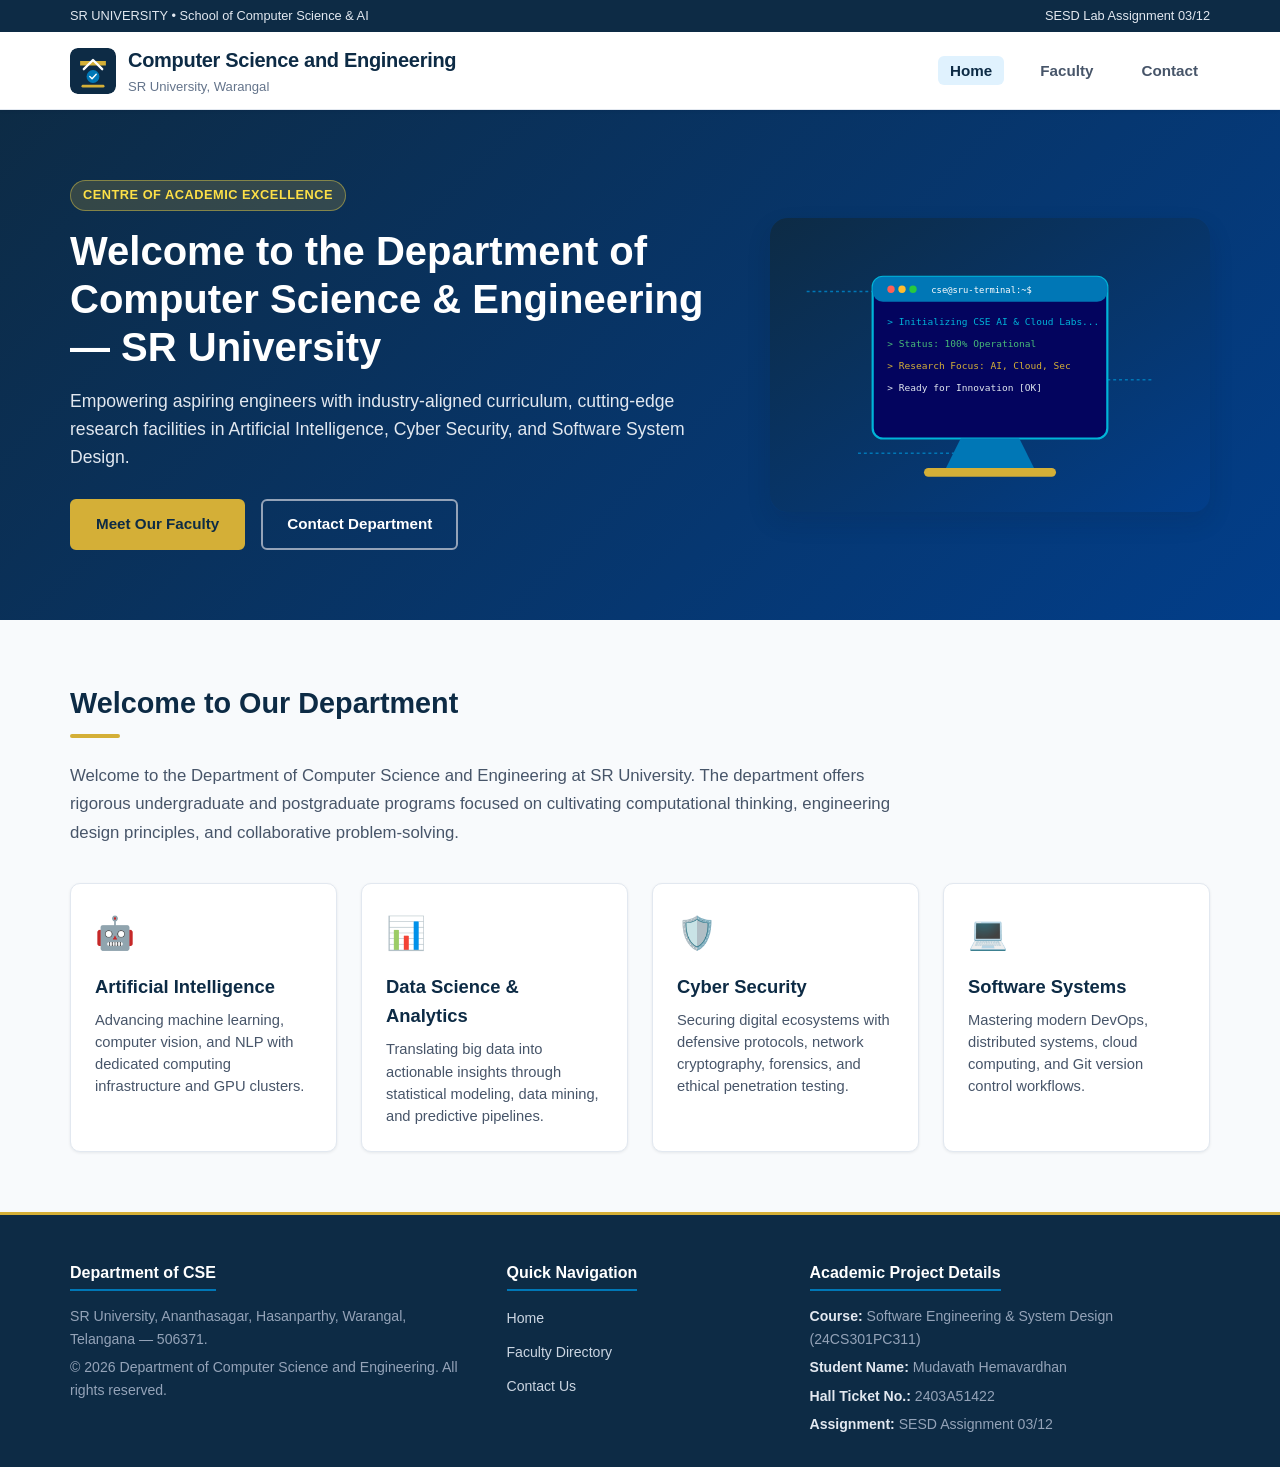
<file: index.html>
<!DOCTYPE html>
<html lang="en">
<head>
  <meta charset="UTF-8">
  <meta name="viewport" content="width=device-width, initial-scale=1.0">
  <meta name="description" content="Department of Computer Science and Engineering - SR University. Academic excellence, research innovation, and world-class faculty.">
  <title>Home — Department of Computer Science & Engineering | SR University</title>
  <link rel="stylesheet" href="css/style.css">
</head>
<body>

  <!-- University & Department Header -->
  <header class="site-header">
    <div class="top-bar">
      <div class="container top-bar-content">
        <span>SR UNIVERSITY &bull; School of Computer Science &amp; AI</span>
        <span>SESD Lab Assignment 03/12</span>
      </div>
    </div>
    <div class="main-header">
      <div class="container header-container">
        <a href="index.html" class="brand">
          <img src="assets/images/logo.svg" alt="SR University CSE Logo" class="brand-logo" width="46" height="46">
          <div class="brand-text">
            <span class="dept-title">Computer Science and Engineering</span>
            <span class="univ-sub">SR University, Warangal</span>
          </div>
        </a>

        <button class="nav-toggle" id="navToggle" aria-label="Toggle navigation menu" aria-expanded="false">
          <span class="bar"></span>
          <span class="bar"></span>
          <span class="bar"></span>
        </button>

        <nav class="nav-menu" id="navMenu">
          <ul class="nav-links">
            <li><a href="index.html" class="nav-link active">Home</a></li>
            <li><a href="faculty.html" class="nav-link">Faculty</a></li>
            <li><a href="contact.html" class="nav-link">Contact</a></li>
          </ul>
        </nav>
      </div>
    </div>
  </header>

  <main>
    <!-- Hero Section -->
    <section class="hero-section">
      <div class="container hero-grid">
        <div class="hero-text">
          <span class="badge">Centre of Academic Excellence</span>
          <h1 class="hero-heading" id="heroHeadline">Welcome to the Department of Computer Science &amp; Engineering — SR University</h1>
          <p class="hero-lead">
            Empowering aspiring engineers with industry-aligned curriculum, cutting-edge research facilities in Artificial Intelligence, Cyber Security, and Software System Design.
          </p>
          <div class="hero-cta">
            <a href="faculty.html" class="btn btn-primary">Meet Our Faculty</a>
            <a href="contact.html" class="btn btn-outline">Contact Department</a>
          </div>
        </div>
        <div class="hero-media">
          <img src="assets/images/hero-banner.svg" alt="CSE Computing & AI Labs" class="hero-img">
        </div>
      </div>
    </section>

    <!-- Department Overview Section -->
    <section class="content-section" id="overview">
      <div class="container">
        <div class="section-title-wrap">
          <h2 class="section-heading">Welcome to Our Department</h2>
          <div class="heading-line"></div>
        </div>
        <p class="section-desc">
          Welcome to the Department of Computer Science and Engineering at SR University. The department offers rigorous undergraduate and postgraduate programs focused on cultivating computational thinking, engineering design principles, and collaborative problem-solving.
        </p>

        <!-- Department Pillars -->
        <div class="pillars-grid">
          <div class="pillar-card">
            <div class="pillar-icon">🤖</div>
            <h3>Artificial Intelligence</h3>
            <p>Advancing machine learning, computer vision, and NLP with dedicated computing infrastructure and GPU clusters.</p>
          </div>
          <div class="pillar-card">
            <div class="pillar-icon">📊</div>
            <h3>Data Science &amp; Analytics</h3>
            <p>Translating big data into actionable insights through statistical modeling, data mining, and predictive pipelines.</p>
          </div>
          <div class="pillar-card">
            <div class="pillar-icon">🛡️</div>
            <h3>Cyber Security</h3>
            <p>Securing digital ecosystems with defensive protocols, network cryptography, forensics, and ethical penetration testing.</p>
          </div>
          <div class="pillar-card">
            <div class="pillar-icon">💻</div>
            <h3>Software Systems</h3>
            <p>Mastering modern DevOps, distributed systems, cloud computing, and Git version control workflows.</p>
          </div>
        </div>
      </div>
    </section>
  </main>

  <!-- Footer -->
  <footer class="site-footer">
    <div class="container footer-content">
      <div class="footer-col">
        <h4>Department of CSE</h4>
        <p>SR University, Ananthasagar, Hasanparthy, Warangal, Telangana — 506371.</p>
        <p>&copy; 2026 Department of Computer Science and Engineering. All rights reserved.</p>
      </div>
      <div class="footer-col">
        <h4>Quick Navigation</h4>
        <ul class="footer-links">
          <li><a href="index.html">Home</a></li>
          <li><a href="faculty.html">Faculty Directory</a></li>
          <li><a href="contact.html">Contact Us</a></li>
        </ul>
      </div>
      <div class="footer-col student-meta">
        <h4>Academic Project Details</h4>
        <p><strong>Course:</strong> Software Engineering &amp; System Design (24CS301PC311)</p>
        <p><strong>Student Name:</strong> Mudavath Hemavardhan</p>
        <p><strong>Hall Ticket No.:</strong> 2403A51422</p>
        <p><strong>Assignment:</strong> SESD Assignment 03/12</p>
      </div>
    </div>
  </footer>

  <script src="js/script.js"></script>
</body>
</html>
</file>
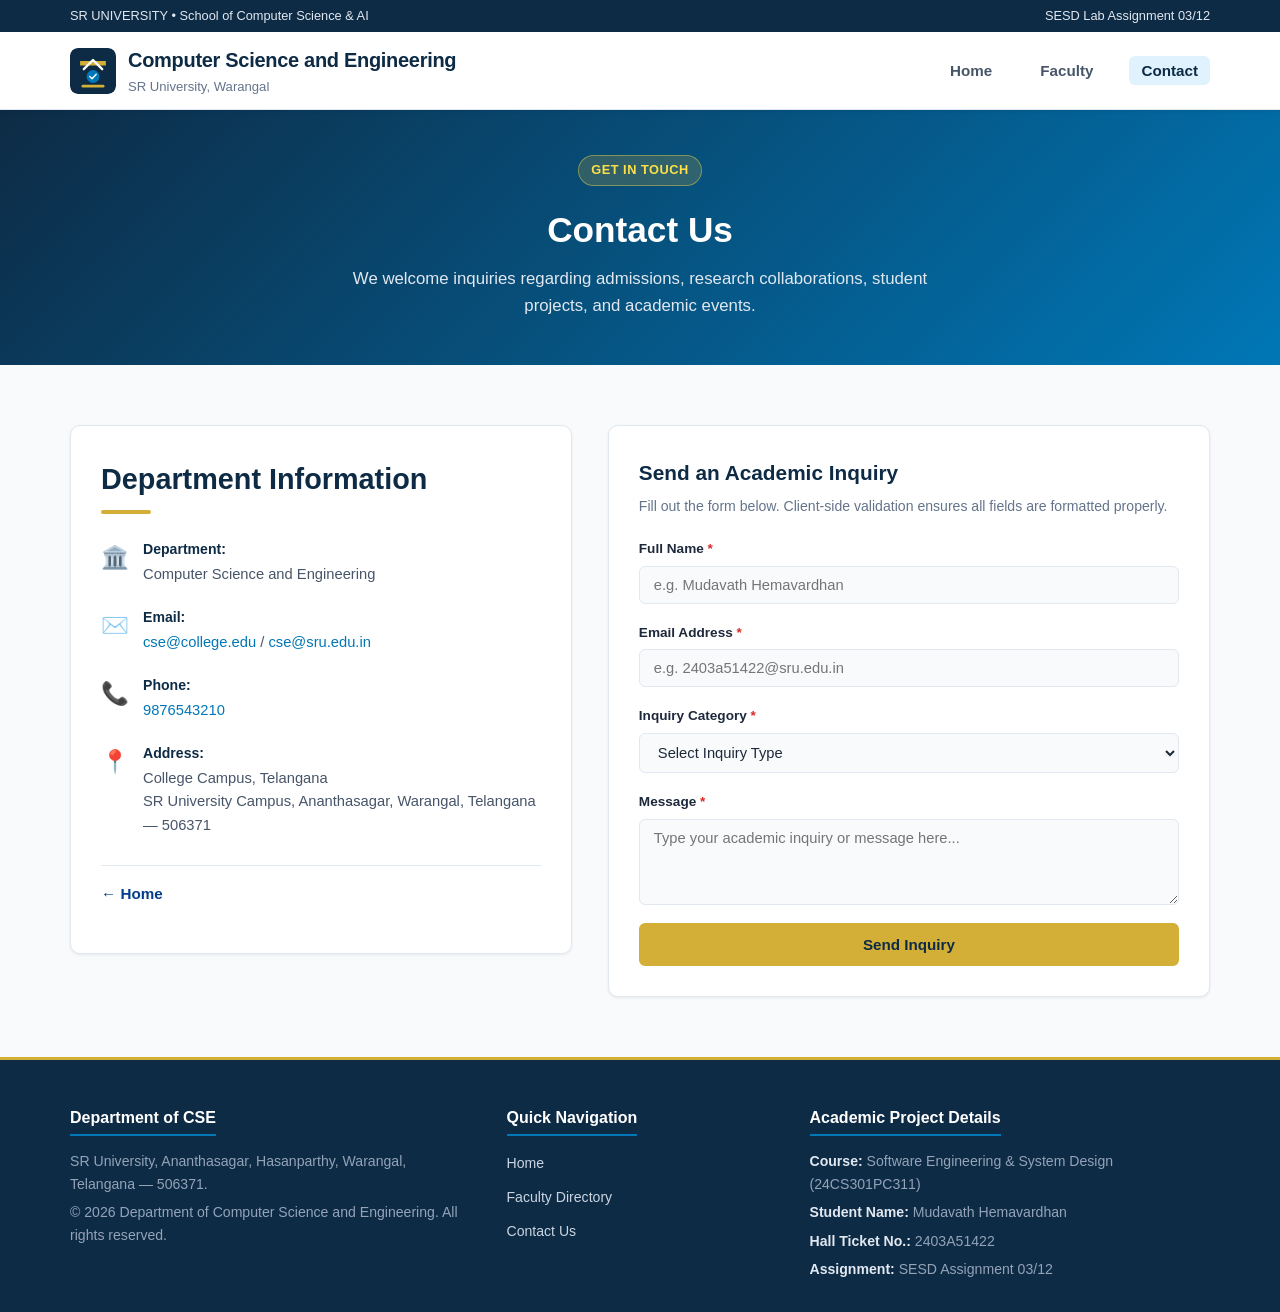
<file: contact.html>
<!DOCTYPE html>
<html lang="en">
<head>
  <meta charset="UTF-8">
  <meta name="viewport" content="width=device-width, initial-scale=1.0">
  <meta name="description" content="Contact the Department of Computer Science and Engineering, SR University.">
  <title>Contact Us — Department of Computer Science & Engineering</title>
  <link rel="stylesheet" href="css/style.css">
</head>
<body>

  <!-- University & Department Header -->
  <header class="site-header">
    <div class="top-bar">
      <div class="container top-bar-content">
        <span>SR UNIVERSITY &bull; School of Computer Science &amp; AI</span>
        <span>SESD Lab Assignment 03/12</span>
      </div>
    </div>
    <div class="main-header">
      <div class="container header-container">
        <a href="index.html" class="brand">
          <img src="assets/images/logo.svg" alt="SR University CSE Logo" class="brand-logo" width="46" height="46">
          <div class="brand-text">
            <span class="dept-title">Computer Science and Engineering</span>
            <span class="univ-sub">SR University, Warangal</span>
          </div>
        </a>

        <button class="nav-toggle" id="navToggle" aria-label="Toggle navigation menu" aria-expanded="false">
          <span class="bar"></span>
          <span class="bar"></span>
          <span class="bar"></span>
        </button>

        <nav class="nav-menu" id="navMenu">
          <ul class="nav-links">
            <li><a href="index.html" class="nav-link">Home</a></li>
            <li><a href="faculty.html" class="nav-link">Faculty</a></li>
            <li><a href="contact.html" class="nav-link active">Contact</a></li>
          </ul>
        </nav>
      </div>
    </div>
  </header>

  <main>
    <!-- Contact Hero Banner -->
    <section class="page-banner">
      <div class="container">
        <span class="badge">Get in Touch</span>
        <h1 class="page-title">Contact Us</h1>
        <p class="page-subtitle">We welcome inquiries regarding admissions, research collaborations, student projects, and academic events.</p>
      </div>
    </section>

    <!-- Contact Content Section -->
    <section class="content-section">
      <div class="container">
        <div class="contact-grid">
          
          <!-- Official Reference Department Info Card -->
          <div class="contact-info-card">
            <div class="section-title-wrap">
              <h2 class="section-heading">Department Information</h2>
              <div class="heading-line"></div>
            </div>

            <div class="info-block">
              <span class="info-icon">🏛️</span>
              <div>
                <strong>Department:</strong>
                <p>Computer Science and Engineering</p>
              </div>
            </div>

            <div class="info-block">
              <span class="info-icon">✉️</span>
              <div>
                <strong>Email:</strong>
                <p><a href="mailto:cse@college.edu">cse@college.edu</a> / <a href="mailto:cse@sru.edu.in">cse@sru.edu.in</a></p>
              </div>
            </div>

            <div class="info-block">
              <span class="info-icon">📞</span>
              <div>
                <strong>Phone:</strong>
                <p><a href="tel:9876543210">9876543210</a></p>
              </div>
            </div>

            <div class="info-block">
              <span class="info-icon">📍</span>
              <div>
                <strong>Address:</strong>
                <p>College Campus, Telangana<br>SR University Campus, Ananthasagar, Warangal, Telangana — 506371</p>
              </div>
            </div>

            <div class="back-nav-box" style="margin-top: 28px;">
              <a href="index.html" class="back-link">&larr; Home</a>
            </div>
          </div>

          <!-- Interactive Contact Form -->
          <div class="contact-form-card">
            <h3>Send an Academic Inquiry</h3>
            <p class="form-desc">Fill out the form below. Client-side validation ensures all fields are formatted properly.</p>

            <form id="contactForm" novalidate>
              <div class="form-group">
                <label for="senderName">Full Name <span class="required">*</span></label>
                <input type="text" id="senderName" name="senderName" placeholder="e.g. Mudavath Hemavardhan" required>
                <span class="form-error" id="nameError"></span>
              </div>

              <div class="form-group">
                <label for="senderEmail">Email Address <span class="required">*</span></label>
                <input type="email" id="senderEmail" name="senderEmail" placeholder="e.g. 2403a51422@sru.edu.in" required>
                <span class="form-error" id="emailError"></span>
              </div>

              <div class="form-group">
                <label for="inquirySubject">Inquiry Category <span class="required">*</span></label>
                <select id="inquirySubject" name="inquirySubject" required>
                  <option value="" disabled selected>Select Inquiry Type</option>
                  <option value="Academic Curriculum">Academic Curriculum &amp; Syllabi</option>
                  <option value="Faculty Consultation">Faculty Mentorship / Project Consultation</option>
                  <option value="SESD Lab Assignment">SESD Lab Assignment 3 Feedback</option>
                  <option value="Research & Publications">Research &amp; Innovation Labs</option>
                </select>
                <span class="form-error" id="subjectError"></span>
              </div>

              <div class="form-group">
                <label for="senderMessage">Message <span class="required">*</span></label>
                <textarea id="senderMessage" name="senderMessage" rows="4" placeholder="Type your academic inquiry or message here..." required></textarea>
                <span class="form-error" id="messageError"></span>
              </div>

              <button type="submit" class="btn btn-primary btn-block" id="submitBtn">Send Inquiry</button>
            </form>

            <div class="form-success-banner" id="formSuccess">
              <span class="success-icon">✓</span>
              <div>
                <strong>Message Sent Successfully!</strong>
                <p>Thank you for contacting the Department of Computer Science &amp; Engineering. Your inquiry reference has been generated.</p>
              </div>
            </div>
          </div>

        </div>
      </div>
    </section>
  </main>

  <!-- Footer -->
  <footer class="site-footer">
    <div class="container footer-content">
      <div class="footer-col">
        <h4>Department of CSE</h4>
        <p>SR University, Ananthasagar, Hasanparthy, Warangal, Telangana — 506371.</p>
        <p>&copy; 2026 Department of Computer Science and Engineering. All rights reserved.</p>
      </div>
      <div class="footer-col">
        <h4>Quick Navigation</h4>
        <ul class="footer-links">
          <li><a href="index.html">Home</a></li>
          <li><a href="faculty.html">Faculty Directory</a></li>
          <li><a href="contact.html">Contact Us</a></li>
        </ul>
      </div>
      <div class="footer-col student-meta">
        <h4>Academic Project Details</h4>
        <p><strong>Course:</strong> Software Engineering &amp; System Design (24CS301PC311)</p>
        <p><strong>Student Name:</strong> Mudavath Hemavardhan</p>
        <p><strong>Hall Ticket No.:</strong> 2403A51422</p>
        <p><strong>Assignment:</strong> SESD Assignment 03/12</p>
      </div>
    </div>
  </footer>

  <script src="js/script.js"></script>
</body>
</html>
</file>
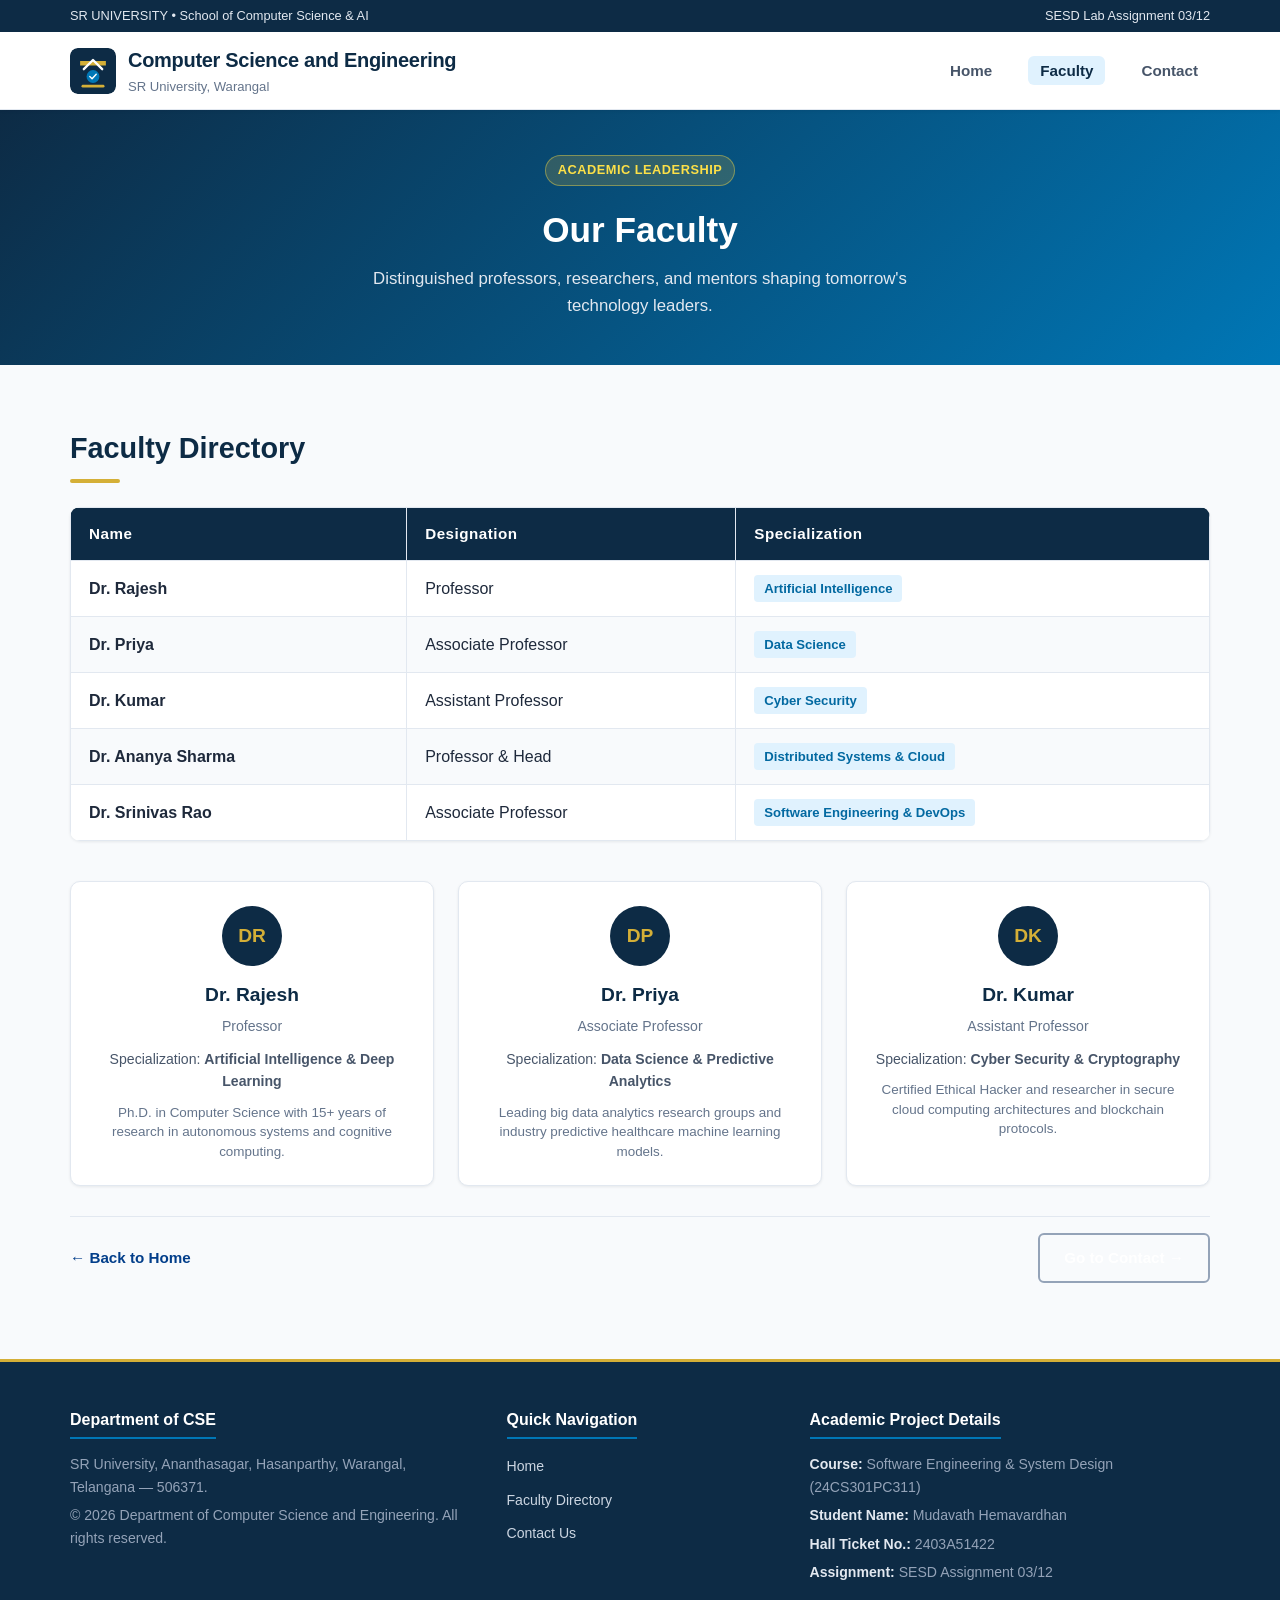
<file: faculty.html>
<!DOCTYPE html>
<html lang="en">
<head>
  <meta charset="UTF-8">
  <meta name="viewport" content="width=device-width, initial-scale=1.0">
  <meta name="description" content="Faculty members of the Department of Computer Science and Engineering, SR University.">
  <title>Our Faculty — Department of Computer Science & Engineering</title>
  <link rel="stylesheet" href="css/style.css">
</head>
<body>

  <!-- University & Department Header -->
  <header class="site-header">
    <div class="top-bar">
      <div class="container top-bar-content">
        <span>SR UNIVERSITY &bull; School of Computer Science &amp; AI</span>
        <span>SESD Lab Assignment 03/12</span>
      </div>
    </div>
    <div class="main-header">
      <div class="container header-container">
        <a href="index.html" class="brand">
          <img src="assets/images/logo.svg" alt="SR University CSE Logo" class="brand-logo" width="46" height="46">
          <div class="brand-text">
            <span class="dept-title">Computer Science and Engineering</span>
            <span class="univ-sub">SR University, Warangal</span>
          </div>
        </a>

        <button class="nav-toggle" id="navToggle" aria-label="Toggle navigation menu" aria-expanded="false">
          <span class="bar"></span>
          <span class="bar"></span>
          <span class="bar"></span>
        </button>

        <nav class="nav-menu" id="navMenu">
          <ul class="nav-links">
            <li><a href="index.html" class="nav-link">Home</a></li>
            <li><a href="faculty.html" class="nav-link active">Faculty</a></li>
            <li><a href="contact.html" class="nav-link">Contact</a></li>
          </ul>
        </nav>
      </div>
    </div>
  </header>

  <main>
    <!-- Faculty Hero Banner -->
    <section class="page-banner">
      <div class="container">
        <span class="badge">Academic Leadership</span>
        <h1 class="page-title">Our Faculty</h1>
        <p class="page-subtitle">Distinguished professors, researchers, and mentors shaping tomorrow's technology leaders.</p>
      </div>
    </section>

    <!-- Faculty Content Section -->
    <section class="content-section">
      <div class="container">
        <div class="section-title-wrap">
          <h2 class="section-heading">Faculty Directory</h2>
          <div class="heading-line"></div>
        </div>

        <!-- Official Assignment Table Format -->
        <div class="table-responsive">
          <table class="faculty-table" border="1">
            <thead>
              <tr>
                <th>Name</th>
                <th>Designation</th>
                <th>Specialization</th>
              </tr>
            </thead>
            <tbody>
              <tr>
                <td><strong>Dr. Rajesh</strong></td>
                <td>Professor</td>
                <td><span class="tag-badge">Artificial Intelligence</span></td>
              </tr>
              <tr>
                <td><strong>Dr. Priya</strong></td>
                <td>Associate Professor</td>
                <td><span class="tag-badge">Data Science</span></td>
              </tr>
              <tr>
                <td><strong>Dr. Kumar</strong></td>
                <td>Assistant Professor</td>
                <td><span class="tag-badge">Cyber Security</span></td>
              </tr>
              <tr>
                <td><strong>Dr. Ananya Sharma</strong></td>
                <td>Professor &amp; Head</td>
                <td><span class="tag-badge">Distributed Systems &amp; Cloud</span></td>
              </tr>
              <tr>
                <td><strong>Dr. Srinivas Rao</strong></td>
                <td>Associate Professor</td>
                <td><span class="tag-badge">Software Engineering &amp; DevOps</span></td>
              </tr>
            </tbody>
          </table>
        </div>

        <!-- Faculty Profile Cards (Responsive Enhancement) -->
        <div class="faculty-cards-grid">
          <div class="faculty-card">
            <div class="avatar-circle">DR</div>
            <h3>Dr. Rajesh</h3>
            <span class="faculty-designation">Professor</span>
            <p class="faculty-spec">Specialization: <strong>Artificial Intelligence &amp; Deep Learning</strong></p>
            <p class="faculty-desc">Ph.D. in Computer Science with 15+ years of research in autonomous systems and cognitive computing.</p>
          </div>
          <div class="faculty-card">
            <div class="avatar-circle">DP</div>
            <h3>Dr. Priya</h3>
            <span class="faculty-designation">Associate Professor</span>
            <p class="faculty-spec">Specialization: <strong>Data Science &amp; Predictive Analytics</strong></p>
            <p class="faculty-desc">Leading big data analytics research groups and industry predictive healthcare machine learning models.</p>
          </div>
          <div class="faculty-card">
            <div class="avatar-circle">DK</div>
            <h3>Dr. Kumar</h3>
            <span class="faculty-designation">Assistant Professor</span>
            <p class="faculty-spec">Specialization: <strong>Cyber Security &amp; Cryptography</strong></p>
            <p class="faculty-desc">Certified Ethical Hacker and researcher in secure cloud computing architectures and blockchain protocols.</p>
          </div>
        </div>

        <!-- Bottom Page Navigation Link -->
        <div class="back-nav-box">
          <a href="index.html" class="back-link">&larr; Back to Home</a>
          <a href="contact.html" class="btn btn-outline">Go to Contact &rarr;</a>
        </div>
      </div>
    </section>
  </main>

  <!-- Footer -->
  <footer class="site-footer">
    <div class="container footer-content">
      <div class="footer-col">
        <h4>Department of CSE</h4>
        <p>SR University, Ananthasagar, Hasanparthy, Warangal, Telangana — 506371.</p>
        <p>&copy; 2026 Department of Computer Science and Engineering. All rights reserved.</p>
      </div>
      <div class="footer-col">
        <h4>Quick Navigation</h4>
        <ul class="footer-links">
          <li><a href="index.html">Home</a></li>
          <li><a href="faculty.html">Faculty Directory</a></li>
          <li><a href="contact.html">Contact Us</a></li>
        </ul>
      </div>
      <div class="footer-col student-meta">
        <h4>Academic Project Details</h4>
        <p><strong>Course:</strong> Software Engineering &amp; System Design (24CS301PC311)</p>
        <p><strong>Student Name:</strong> Mudavath Hemavardhan</p>
        <p><strong>Hall Ticket No.:</strong> 2403A51422</p>
        <p><strong>Assignment:</strong> SESD Assignment 03/12</p>
      </div>
    </div>
  </footer>

  <script src="js/script.js"></script>
</body>
</html>
</file>
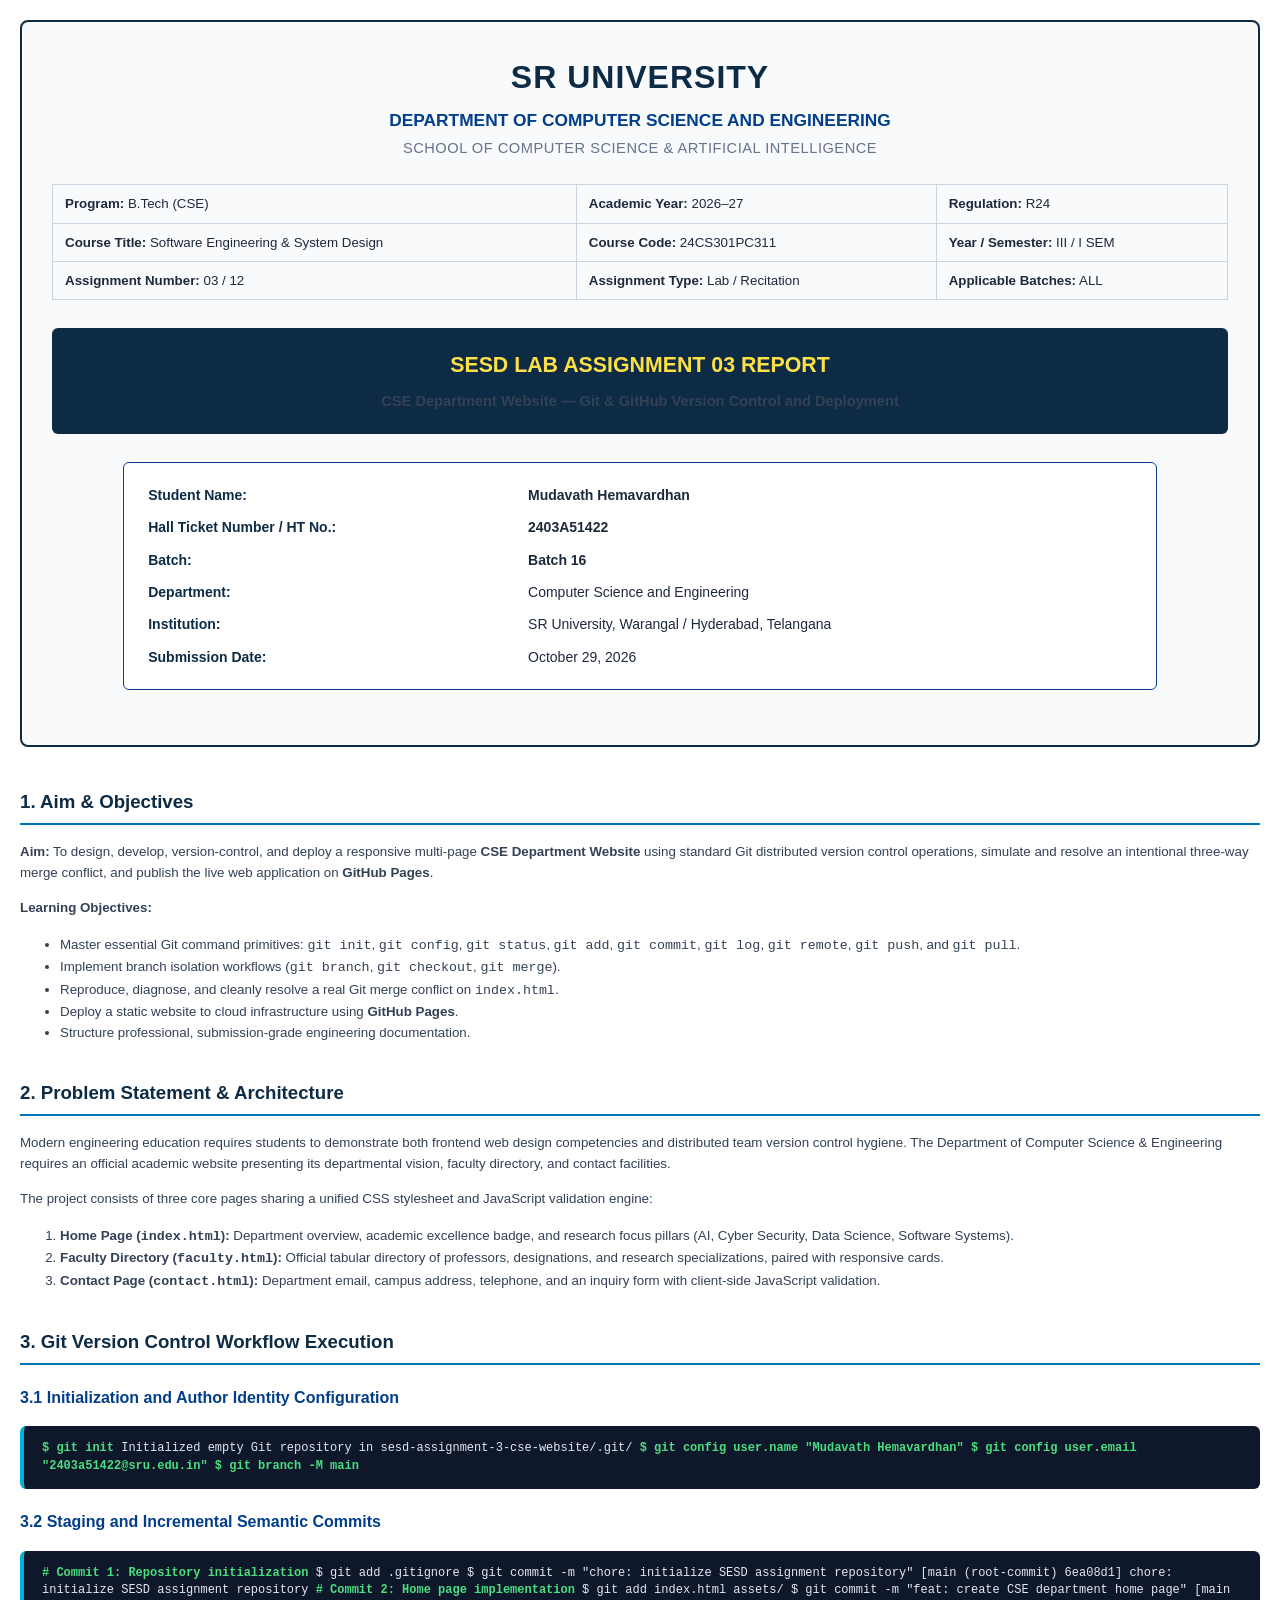
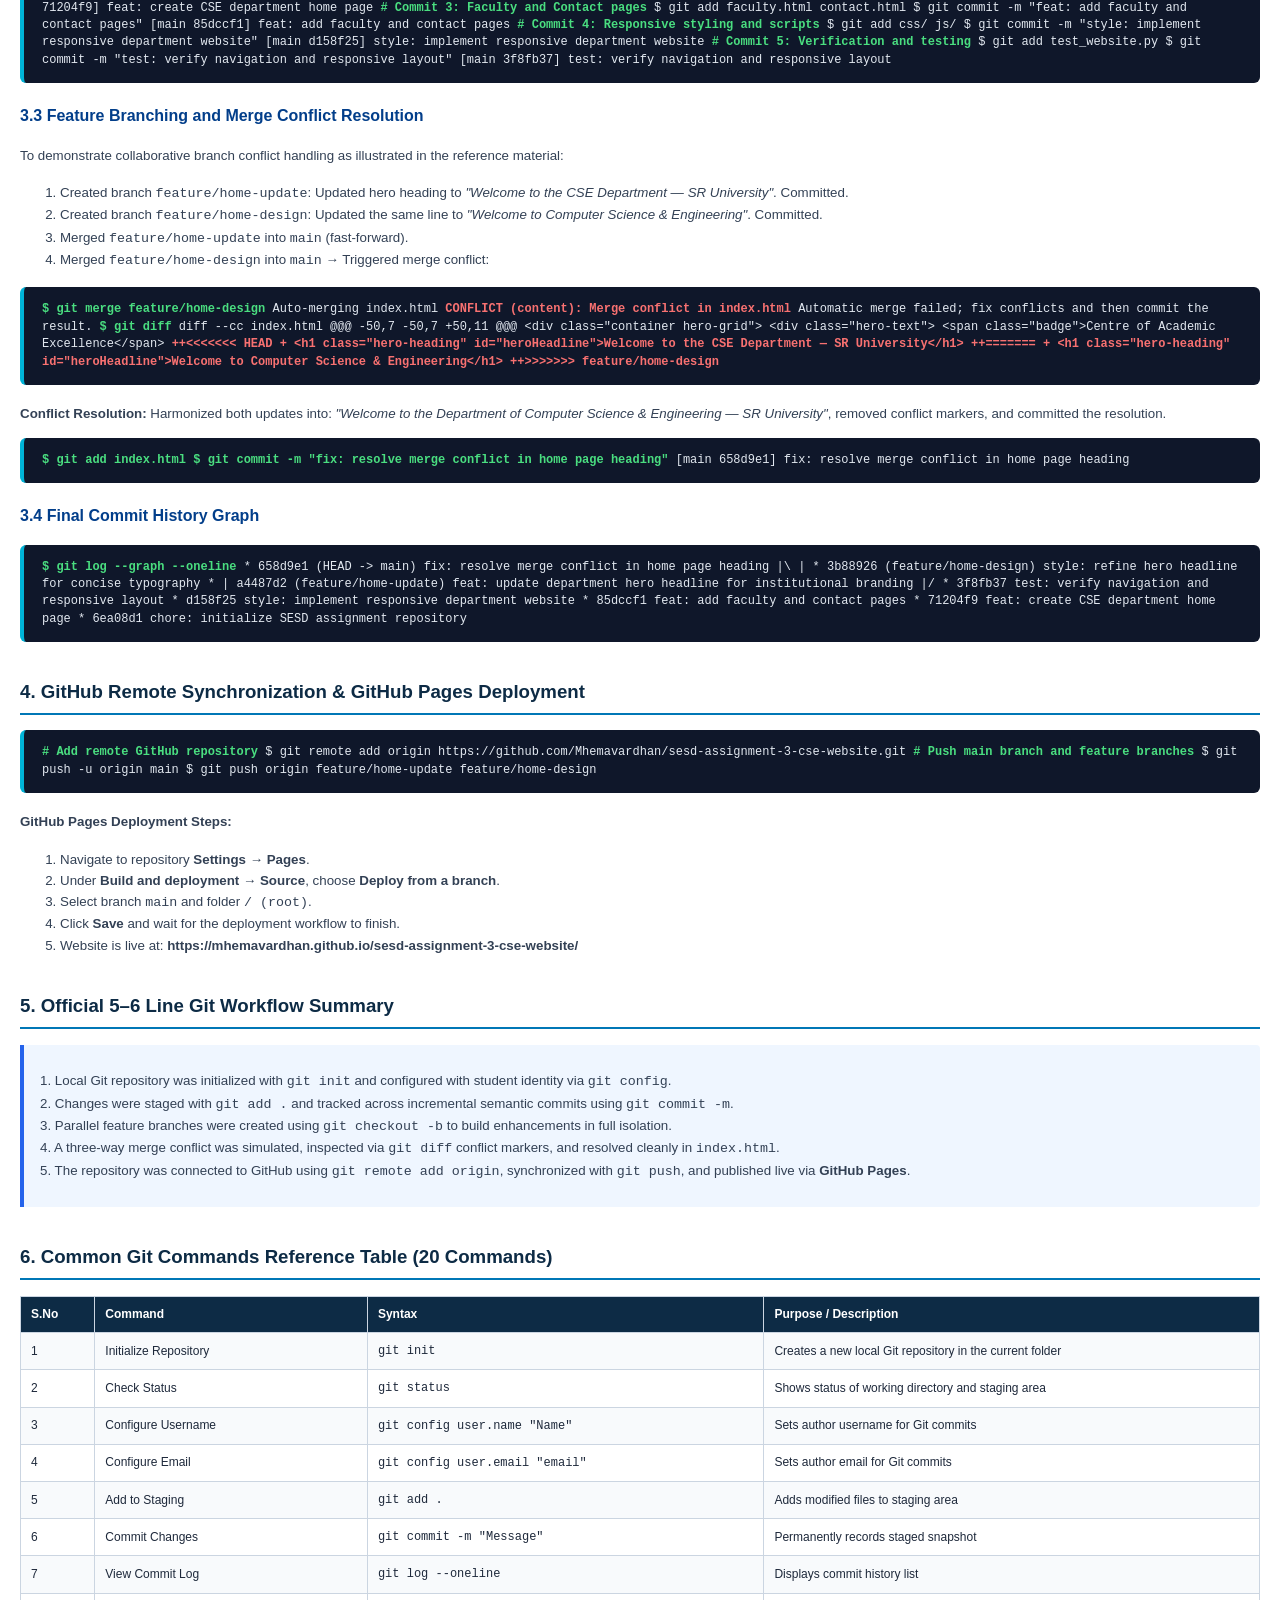
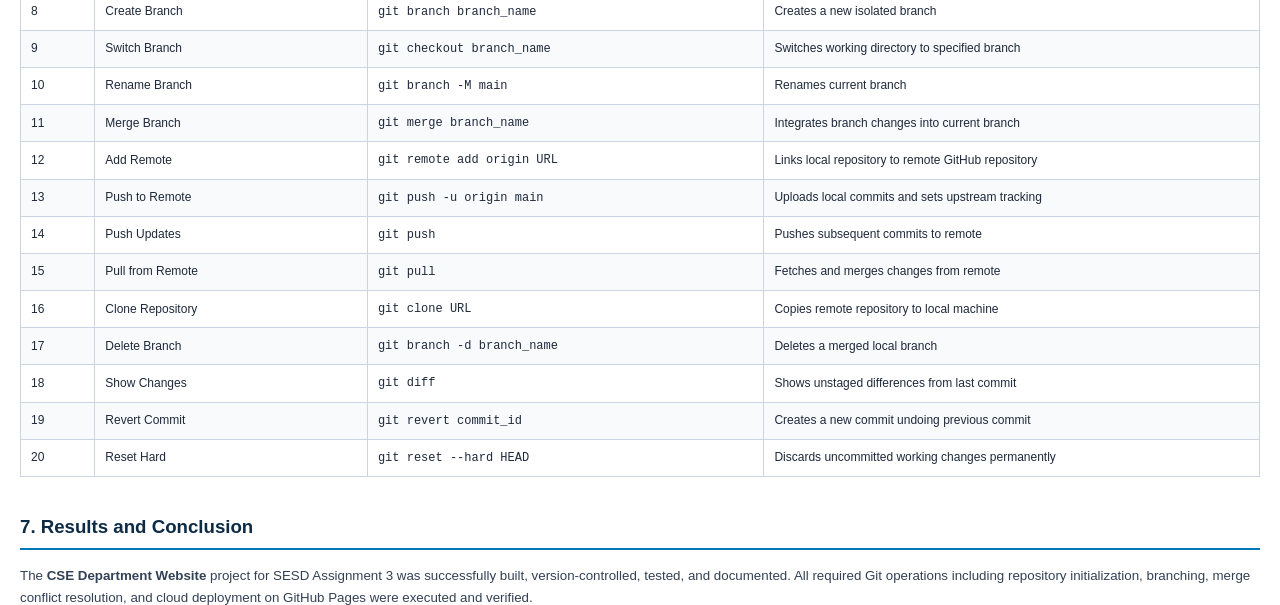
<file: SESD_Assignment_3_CSE_Website_Report.html>
<!DOCTYPE html>
<html lang="en">
<head>
<meta charset="UTF-8">
<title>SESD Assignment 3 — CSE Department Website Report</title>
<style>
  @page {
    size: A4;
    margin: 20mm;
  }
  body {
    font-family: 'Segoe UI', -apple-system, BlinkMacSystemFont, Roboto, Helvetica, Arial, sans-serif;
    color: #1E293B;
    line-height: 1.6;
    background-color: #FFFFFF;
    margin: 0;
    padding: 20px;
  }
  .cover-card {
    border: 2px solid #0D2B45;
    border-radius: 8px;
    padding: 30px;
    margin-bottom: 40px;
    background-color: #F8FAFC;
    text-align: center;
    page-break-after: always;
  }
  .univ-header {
    font-size: 24pt;
    font-weight: 800;
    color: #0D2B45;
    letter-spacing: 1px;
    margin-bottom: 4px;
  }
  .dept-header {
    font-size: 13pt;
    font-weight: 700;
    color: #023E8A;
    margin-bottom: 2px;
  }
  .school-header {
    font-size: 11pt;
    color: #64748B;
    margin-bottom: 24px;
    text-transform: uppercase;
    letter-spacing: 0.5px;
  }
  .academic-table {
    width: 100%;
    border-collapse: collapse;
    margin: 20px 0;
    font-size: 10pt;
    text-align: left;
  }
  .academic-table th, .academic-table td {
    border: 1px solid #CBD5E1;
    padding: 8px 12px;
  }
  .academic-table th {
    background-color: #E2E8F0;
    color: #1E293B;
    font-weight: 600;
  }
  .report-title-box {
    margin: 28px 0;
    padding: 20px;
    background-color: #0D2B45;
    color: #FFFFFF;
    border-radius: 6px;
  }
  .report-title-box h1 {
    font-size: 16pt;
    margin: 0 0 8px 0;
    color: #FDE047;
  }
  .report-title-box p {
    font-size: 11pt;
    margin: 0;
  }
  .student-box {
    margin: 25px auto;
    width: 85%;
    border: 1px solid #023E8A;
    background-color: #FFFFFF;
    border-radius: 6px;
    padding: 16px;
    text-align: left;
    font-size: 10.5pt;
  }
  .student-box table {
    width: 100%;
    border-collapse: collapse;
  }
  .student-box td {
    padding: 5px 8px;
  }
  .student-box td.label {
    font-weight: bold;
    color: #0D2B45;
    width: 38%;
  }
  h2 {
    color: #0D2B45;
    border-bottom: 2px solid #0077B6;
    padding-bottom: 6px;
    margin-top: 35px;
    font-size: 14pt;
  }
  h3 {
    color: #023E8A;
    margin-top: 20px;
    font-size: 12pt;
  }
  p, li {
    font-size: 10pt;
    color: #334155;
  }
  .terminal-box {
    background-color: #0F172A;
    color: #E2E8F0;
    font-family: 'Consolas', 'Courier New', monospace;
    font-size: 9pt;
    padding: 14px 18px;
    border-radius: 6px;
    margin: 12px 0 18px;
    border-left: 4px solid #00B4D8;
    overflow-x: auto;
    line-height: 1.45;
  }
  .terminal-box .cmd {
    color: #4ADE80;
    font-weight: bold;
  }
  .terminal-box .conflict {
    color: #F87171;
    font-weight: bold;
  }
  table.data-table {
    width: 100%;
    border-collapse: collapse;
    margin: 16px 0;
    font-size: 9pt;
  }
  table.data-table th, table.data-table td {
    border: 1px solid #CBD5E1;
    padding: 8px 10px;
    text-align: left;
  }
  table.data-table th {
    background-color: #0D2B45;
    color: #FFFFFF;
    font-weight: 600;
  }
  table.data-table tr:nth-child(even) {
    background-color: #F8FAFC;
  }
  .callout-box {
    background-color: #EFF6FF;
    border-left: 4px solid #2563EB;
    padding: 12px 16px;
    margin: 16px 0;
    font-size: 9.5pt;
    border-radius: 0 4px 4px 0;
  }
</style>
</head>
<body>

<!-- Academic Cover Page -->
<div class="cover-card">
  <div class="univ-header">SR UNIVERSITY</div>
  <div class="dept-header">DEPARTMENT OF COMPUTER SCIENCE AND ENGINEERING</div>
  <div class="school-header">School of Computer Science & Artificial Intelligence</div>

  <table class="academic-table">
    <tr>
      <td><strong>Program:</strong> B.Tech (CSE)</td>
      <td><strong>Academic Year:</strong> 2026–27</td>
      <td><strong>Regulation:</strong> R24</td>
    </tr>
    <tr>
      <td><strong>Course Title:</strong> Software Engineering & System Design</td>
      <td><strong>Course Code:</strong> 24CS301PC311</td>
      <td><strong>Year / Semester:</strong> III / I SEM</td>
    </tr>
    <tr>
      <td><strong>Assignment Number:</strong> 03 / 12</td>
      <td><strong>Assignment Type:</strong> Lab / Recitation</td>
      <td><strong>Applicable Batches:</strong> ALL</td>
    </tr>
  </table>

  <div class="report-title-box">
    <h1>SESD LAB ASSIGNMENT 03 REPORT</h1>
    <p><strong>CSE Department Website — Git & GitHub Version Control and Deployment</strong></p>
  </div>

  <div class="student-box">
    <table>
      <tr>
        <td class="label">Student Name:</td>
        <td><strong>Mudavath Hemavardhan</strong></td>
      </tr>
      <tr>
        <td class="label">Hall Ticket Number / HT No.:</td>
        <td><strong>2403A51422</strong></td>
      </tr>
      <tr>
        <td class="label">Batch:</td>
        <td><strong>Batch 16</strong></td>
      </tr>
      <tr>
        <td class="label">Department:</td>
        <td>Computer Science and Engineering</td>
      </tr>
      <tr>
        <td class="label">Institution:</td>
        <td>SR University, Warangal / Hyderabad, Telangana</td>
      </tr>
      <tr>
        <td class="label">Submission Date:</td>
        <td>October 29, 2026</td>
      </tr>
    </table>
  </div>
</div>

<!-- Section 1 -->
<h2>1. Aim & Objectives</h2>
<p><strong>Aim:</strong> To design, develop, version-control, and deploy a responsive multi-page <strong>CSE Department Website</strong> using standard Git distributed version control operations, simulate and resolve an intentional three-way merge conflict, and publish the live web application on <strong>GitHub Pages</strong>.</p>

<p><strong>Learning Objectives:</strong></p>
<ul>
  <li>Master essential Git command primitives: <code>git init</code>, <code>git config</code>, <code>git status</code>, <code>git add</code>, <code>git commit</code>, <code>git log</code>, <code>git remote</code>, <code>git push</code>, and <code>git pull</code>.</li>
  <li>Implement branch isolation workflows (<code>git branch</code>, <code>git checkout</code>, <code>git merge</code>).</li>
  <li>Reproduce, diagnose, and cleanly resolve a real Git merge conflict on <code>index.html</code>.</li>
  <li>Deploy a static website to cloud infrastructure using <strong>GitHub Pages</strong>.</li>
  <li>Structure professional, submission-grade engineering documentation.</li>
</ul>

<!-- Section 2 -->
<h2>2. Problem Statement & Architecture</h2>
<p>Modern engineering education requires students to demonstrate both frontend web design competencies and distributed team version control hygiene. The Department of Computer Science & Engineering requires an official academic website presenting its departmental vision, faculty directory, and contact facilities.</p>

<p>The project consists of three core pages sharing a unified CSS stylesheet and JavaScript validation engine:</p>
<ol>
  <li><strong>Home Page (<code>index.html</code>):</strong> Department overview, academic excellence badge, and research focus pillars (AI, Cyber Security, Data Science, Software Systems).</li>
  <li><strong>Faculty Directory (<code>faculty.html</code>):</strong> Official tabular directory of professors, designations, and research specializations, paired with responsive cards.</li>
  <li><strong>Contact Page (<code>contact.html</code>):</strong> Department email, campus address, telephone, and an inquiry form with client-side JavaScript validation.</li>
</ol>

<!-- Section 3 -->
<h2>3. Git Version Control Workflow Execution</h2>

<h3>3.1 Initialization and Author Identity Configuration</h3>
<div class="terminal-box">
<span class="cmd">$ git init</span>
Initialized empty Git repository in sesd-assignment-3-cse-website/.git/

<span class="cmd">$ git config user.name "Mudavath Hemavardhan"</span>
<span class="cmd">$ git config user.email "2403a51422@sru.edu.in"</span>
<span class="cmd">$ git branch -M main</span>
</div>

<h3>3.2 Staging and Incremental Semantic Commits</h3>
<div class="terminal-box">
<span class="cmd"># Commit 1: Repository initialization</span>
$ git add .gitignore
$ git commit -m "chore: initialize SESD assignment repository"
[main (root-commit) 6ea08d1] chore: initialize SESD assignment repository

<span class="cmd"># Commit 2: Home page implementation</span>
$ git add index.html assets/
$ git commit -m "feat: create CSE department home page"
[main 71204f9] feat: create CSE department home page

<span class="cmd"># Commit 3: Faculty and Contact pages</span>
$ git add faculty.html contact.html
$ git commit -m "feat: add faculty and contact pages"
[main 85dccf1] feat: add faculty and contact pages

<span class="cmd"># Commit 4: Responsive styling and scripts</span>
$ git add css/ js/
$ git commit -m "style: implement responsive department website"
[main d158f25] style: implement responsive department website

<span class="cmd"># Commit 5: Verification and testing</span>
$ git add test_website.py
$ git commit -m "test: verify navigation and responsive layout"
[main 3f8fb37] test: verify navigation and responsive layout
</div>

<h3>3.3 Feature Branching and Merge Conflict Resolution</h3>
<p>To demonstrate collaborative branch conflict handling as illustrated in the reference material:</p>
<ol>
  <li>Created branch <code>feature/home-update</code>: Updated hero heading to <em>"Welcome to the CSE Department — SR University"</em>. Committed.</li>
  <li>Created branch <code>feature/home-design</code>: Updated the same line to <em>"Welcome to Computer Science &amp; Engineering"</em>. Committed.</li>
  <li>Merged <code>feature/home-update</code> into <code>main</code> (fast-forward).</li>
  <li>Merged <code>feature/home-design</code> into <code>main</code> &rarr; Triggered merge conflict:</li>
</ol>

<div class="terminal-box">
<span class="cmd">$ git merge feature/home-design</span>
Auto-merging index.html
<span class="conflict">CONFLICT (content): Merge conflict in index.html</span>
Automatic merge failed; fix conflicts and then commit the result.

<span class="cmd">$ git diff</span>
diff --cc index.html
@@@ -50,7 -50,7 +50,11 @@@
        &lt;div class="container hero-grid"&gt;
          &lt;div class="hero-text"&gt;
            &lt;span class="badge"&gt;Centre of Academic Excellence&lt;/span&gt;
<span class="conflict">++&lt;&lt;&lt;&lt;&lt;&lt;&lt; HEAD</span>
<span class="conflict">+          &lt;h1 class="hero-heading" id="heroHeadline"&gt;Welcome to the CSE Department — SR University&lt;/h1&gt;</span>
<span class="conflict">++=======</span>
<span class="conflict">+          &lt;h1 class="hero-heading" id="heroHeadline"&gt;Welcome to Computer Science &amp; Engineering&lt;/h1&gt;</span>
<span class="conflict">++&gt;&gt;&gt;&gt;&gt;&gt;&gt; feature/home-design</span>
</div>

<p><strong>Conflict Resolution:</strong> Harmonized both updates into: <em>"Welcome to the Department of Computer Science &amp; Engineering — SR University"</em>, removed conflict markers, and committed the resolution.</p>

<div class="terminal-box">
<span class="cmd">$ git add index.html</span>
<span class="cmd">$ git commit -m "fix: resolve merge conflict in home page heading"</span>
[main 658d9e1] fix: resolve merge conflict in home page heading
</div>

<h3>3.4 Final Commit History Graph</h3>
<div class="terminal-box">
<span class="cmd">$ git log --graph --oneline</span>
*   658d9e1 (HEAD -&gt; main) fix: resolve merge conflict in home page heading
|\  
| * 3b88926 (feature/home-design) style: refine hero headline for concise typography
* | a4487d2 (feature/home-update) feat: update department hero headline for institutional branding
|/  
* 3f8fb37 test: verify navigation and responsive layout
* d158f25 style: implement responsive department website
* 85dccf1 feat: add faculty and contact pages
* 71204f9 feat: create CSE department home page
* 6ea08d1 chore: initialize SESD assignment repository
</div>

<!-- Section 4 -->
<h2>4. GitHub Remote Synchronization & GitHub Pages Deployment</h2>
<div class="terminal-box">
<span class="cmd"># Add remote GitHub repository</span>
$ git remote add origin https://github.com/Mhemavardhan/sesd-assignment-3-cse-website.git

<span class="cmd"># Push main branch and feature branches</span>
$ git push -u origin main
$ git push origin feature/home-update feature/home-design
</div>

<p><strong>GitHub Pages Deployment Steps:</strong></p>
<ol>
  <li>Navigate to repository <strong>Settings &rarr; Pages</strong>.</li>
  <li>Under <strong>Build and deployment &rarr; Source</strong>, choose <strong>Deploy from a branch</strong>.</li>
  <li>Select branch <code>main</code> and folder <code>/ (root)</code>.</li>
  <li>Click <strong>Save</strong> and wait for the deployment workflow to finish.</li>
  <li>Website is live at: <strong>https://mhemavardhan.github.io/sesd-assignment-3-cse-website/</strong></li>
</ol>

<!-- Section 5 -->
<h2>5. Official 5–6 Line Git Workflow Summary</h2>
<div class="callout-box">
<p>1. Local Git repository was initialized with <code>git init</code> and configured with student identity via <code>git config</code>.<br>
2. Changes were staged with <code>git add .</code> and tracked across incremental semantic commits using <code>git commit -m</code>.<br>
3. Parallel feature branches were created using <code>git checkout -b</code> to build enhancements in full isolation.<br>
4. A three-way merge conflict was simulated, inspected via <code>git diff</code> conflict markers, and resolved cleanly in <code>index.html</code>.<br>
5. The repository was connected to GitHub using <code>git remote add origin</code>, synchronized with <code>git push</code>, and published live via <strong>GitHub Pages</strong>.</p>
</div>

<!-- Section 6 -->
<h2>6. Common Git Commands Reference Table (20 Commands)</h2>
<table class="data-table">
  <tr>
    <th style="width: 6%;">S.No</th>
    <th style="width: 22%;">Command</th>
    <th style="width: 32%;">Syntax</th>
    <th style="width: 40%;">Purpose / Description</th>
  </tr>
  <tr><td>1</td><td>Initialize Repository</td><td><code>git init</code></td><td>Creates a new local Git repository in the current folder</td></tr>
  <tr><td>2</td><td>Check Status</td><td><code>git status</code></td><td>Shows status of working directory and staging area</td></tr>
  <tr><td>3</td><td>Configure Username</td><td><code>git config user.name "Name"</code></td><td>Sets author username for Git commits</td></tr>
  <tr><td>4</td><td>Configure Email</td><td><code>git config user.email "email"</code></td><td>Sets author email for Git commits</td></tr>
  <tr><td>5</td><td>Add to Staging</td><td><code>git add .</code></td><td>Adds modified files to staging area</td></tr>
  <tr><td>6</td><td>Commit Changes</td><td><code>git commit -m "Message"</code></td><td>Permanently records staged snapshot</td></tr>
  <tr><td>7</td><td>View Commit Log</td><td><code>git log --oneline</code></td><td>Displays commit history list</td></tr>
  <tr><td>8</td><td>Create Branch</td><td><code>git branch branch_name</code></td><td>Creates a new isolated branch</td></tr>
  <tr><td>9</td><td>Switch Branch</td><td><code>git checkout branch_name</code></td><td>Switches working directory to specified branch</td></tr>
  <tr><td>10</td><td>Rename Branch</td><td><code>git branch -M main</code></td><td>Renames current branch</td></tr>
  <tr><td>11</td><td>Merge Branch</td><td><code>git merge branch_name</code></td><td>Integrates branch changes into current branch</td></tr>
  <tr><td>12</td><td>Add Remote</td><td><code>git remote add origin URL</code></td><td>Links local repository to remote GitHub repository</td></tr>
  <tr><td>13</td><td>Push to Remote</td><td><code>git push -u origin main</code></td><td>Uploads local commits and sets upstream tracking</td></tr>
  <tr><td>14</td><td>Push Updates</td><td><code>git push</code></td><td>Pushes subsequent commits to remote</td></tr>
  <tr><td>15</td><td>Pull from Remote</td><td><code>git pull</code></td><td>Fetches and merges changes from remote</td></tr>
  <tr><td>16</td><td>Clone Repository</td><td><code>git clone URL</code></td><td>Copies remote repository to local machine</td></tr>
  <tr><td>17</td><td>Delete Branch</td><td><code>git branch -d branch_name</code></td><td>Deletes a merged local branch</td></tr>
  <tr><td>18</td><td>Show Changes</td><td><code>git diff</code></td><td>Shows unstaged differences from last commit</td></tr>
  <tr><td>19</td><td>Revert Commit</td><td><code>git revert commit_id</code></td><td>Creates a new commit undoing previous commit</td></tr>
  <tr><td>20</td><td>Reset Hard</td><td><code>git reset --hard HEAD</code></td><td>Discards uncommitted working changes permanently</td></tr>
</table>

<h2>7. Results and Conclusion</h2>
<p>The <strong>CSE Department Website</strong> project for SESD Assignment 3 was successfully built, version-controlled, tested, and documented. All required Git operations including repository initialization, branching, merge conflict resolution, and cloud deployment on GitHub Pages were executed and verified.</p>
</body>
</html>
</file>
<file: css/style.css>
/* ==========================================================================
   Department of Computer Science and Engineering — SR University
   Course: Software Engineering and System Design (24CS301PC311)
   Student: Mudavath Hemavardhan (2403A51422)
   Stylesheet: css/style.css
   ========================================================================== */

/* --- CSS Variables & Color Palette --- */
:root {
  --primary-navy: #0D2B45;
  --secondary-blue: #023E8A;
  --accent-cyan: #0077B6;
  --accent-light: #00B4D8;
  --accent-gold: #D4AF37;
  --bg-light: #F8FAFC;
  --bg-surface: #FFFFFF;
  --text-primary: #1E293B;
  --text-secondary: #475569;
  --text-muted: #64748B;
  --border-color: #E2E8F0;
  --border-focus: #0077B6;
  --success: #16A34A;
  --error: #DC2626;
  --shadow-sm: 0 1px 3px rgba(15, 23, 42, 0.08);
  --shadow-md: 0 4px 12px rgba(15, 23, 42, 0.08);
  --shadow-lg: 0 10px 25px rgba(15, 23, 42, 0.12);
  --radius-sm: 6px;
  --radius-md: 10px;
  --radius-lg: 16px;
  --transition: all 0.25s ease-in-out;
  --font-family: -apple-system, BlinkMacSystemFont, 'Segoe UI', Roboto, Helvetica, Arial, sans-serif;
}

/* --- Global Reset & Box Sizing --- */
*, *::before, *::after {
  margin: 0;
  padding: 0;
  box-sizing: border-box;
}

html {
  scroll-behavior: smooth;
  font-size: 16px;
}

body {
  font-family: var(--font-family);
  background-color: var(--bg-light);
  color: var(--text-primary);
  line-height: 1.6;
  min-height: 100vh;
  display: flex;
  flex-direction: column;
}

main {
  flex-grow: 1;
}

a {
  color: var(--accent-cyan);
  text-decoration: none;
  transition: var(--transition);
}

a:hover {
  color: var(--secondary-blue);
}

.container {
  width: 90%;
  max-width: 1140px;
  margin: 0 auto;
}

/* --- Header & Navigation Bar --- */
.site-header {
  background-color: var(--bg-surface);
  box-shadow: var(--shadow-sm);
  position: sticky;
  top: 0;
  z-index: 100;
  border-bottom: 1px solid var(--border-color);
}

.top-bar {
  background-color: var(--primary-navy);
  color: #E2E8F0;
  font-size: 0.8rem;
  padding: 6px 0;
}

.top-bar-content {
  display: flex;
  justify-content: space-between;
  align-items: center;
}

.main-header {
  padding: 12px 0;
}

.header-container {
  display: flex;
  align-items: center;
  justify-content: space-between;
}

.brand {
  display: flex;
  align-items: center;
  gap: 12px;
  color: var(--primary-navy);
}

.brand-logo {
  border-radius: 8px;
}

.brand-text {
  display: flex;
  flex-direction: column;
}

.dept-title {
  font-size: 1.25rem;
  font-weight: 700;
  color: var(--primary-navy);
  letter-spacing: -0.3px;
}

.univ-sub {
  font-size: 0.82rem;
  color: var(--text-muted);
  font-weight: 500;
}

.nav-links {
  list-style: none;
  display: flex;
  align-items: center;
  gap: 24px;
}

.nav-link {
  font-size: 0.95rem;
  font-weight: 600;
  color: var(--text-secondary);
  padding: 6px 12px;
  border-radius: var(--radius-sm);
  position: relative;
}

.nav-link:hover {
  color: var(--accent-cyan);
  background-color: #F1F5F9;
}

.nav-link.active {
  color: var(--primary-navy);
  background-color: #E0F2FE;
}

.nav-toggle {
  display: none;
  background: none;
  border: none;
  cursor: pointer;
  flex-direction: column;
  gap: 5px;
  padding: 8px;
}

.nav-toggle .bar {
  width: 24px;
  height: 2px;
  background-color: var(--primary-navy);
  transition: var(--transition);
}

/* --- Hero Section --- */
.hero-section {
  background: linear-gradient(135deg, #0D2B45 0%, #023E8A 100%);
  color: #FFFFFF;
  padding: 70px 0;
}

.hero-grid {
  display: grid;
  grid-template-columns: 1.2fr 0.8fr;
  align-items: center;
  gap: 40px;
}

.badge {
  display: inline-block;
  background-color: rgba(212, 175, 55, 0.2);
  color: #FDE047;
  border: 1px solid rgba(253, 224, 71, 0.4);
  font-size: 0.8rem;
  font-weight: 600;
  padding: 4px 12px;
  border-radius: 50px;
  margin-bottom: 16px;
  letter-spacing: 0.5px;
  text-transform: uppercase;
}

.hero-heading {
  font-size: 2.5rem;
  font-weight: 800;
  line-height: 1.2;
  margin-bottom: 16px;
  color: #FFFFFF;
}

.hero-lead {
  font-size: 1.1rem;
  line-height: 1.6;
  color: #E2E8F0;
  margin-bottom: 28px;
}

.hero-cta {
  display: flex;
  gap: 16px;
  flex-wrap: wrap;
}

.btn {
  display: inline-flex;
  align-items: center;
  justify-content: center;
  padding: 11px 24px;
  font-size: 0.95rem;
  font-weight: 600;
  border-radius: var(--radius-sm);
  cursor: pointer;
  transition: var(--transition);
  text-align: center;
  border: 2px solid transparent;
}

.btn-primary {
  background-color: var(--accent-gold);
  color: var(--primary-navy);
  border-color: var(--accent-gold);
}

.btn-primary:hover {
  background-color: #E5C158;
  color: var(--primary-navy);
  transform: translateY(-2px);
  box-shadow: 0 4px 12px rgba(212, 175, 55, 0.35);
}

.btn-outline {
  background-color: transparent;
  color: #FFFFFF;
  border-color: #94A3B8;
}

.btn-outline:hover {
  background-color: rgba(255, 255, 255, 0.15);
  color: #FFFFFF;
  border-color: #FFFFFF;
}

.btn-block {
  width: 100%;
}

.hero-media {
  display: flex;
  justify-content: center;
}

.hero-img {
  max-width: 100%;
  border-radius: var(--radius-lg);
  box-shadow: var(--shadow-lg);
}

/* --- Page Banners (Faculty & Contact) --- */
.page-banner {
  background: linear-gradient(135deg, #0D2B45 0%, #0077B6 100%);
  color: #FFFFFF;
  padding: 45px 0;
  text-align: center;
}

.page-title {
  font-size: 2.2rem;
  font-weight: 700;
  margin-bottom: 8px;
}

.page-subtitle {
  font-size: 1.05rem;
  color: #E2E8F0;
  max-width: 600px;
  margin: 0 auto;
}

/* --- Content Sections --- */
.content-section {
  padding: 60px 0;
}

.section-title-wrap {
  margin-bottom: 24px;
}

.section-heading {
  font-size: 1.8rem;
  color: var(--primary-navy);
  font-weight: 700;
  margin-bottom: 8px;
}

.heading-line {
  width: 50px;
  height: 4px;
  background-color: var(--accent-gold);
  border-radius: 2px;
}

.section-desc {
  font-size: 1.05rem;
  color: var(--text-secondary);
  line-height: 1.7;
  max-width: 850px;
  margin-bottom: 36px;
}

/* --- Pillars Grid --- */
.pillars-grid {
  display: grid;
  grid-template-columns: repeat(auto-fit, minmax(240px, 1fr));
  gap: 24px;
}

.pillar-card {
  background-color: var(--bg-surface);
  border: 1px solid var(--border-color);
  border-radius: var(--radius-md);
  padding: 24px;
  box-shadow: var(--shadow-sm);
  transition: var(--transition);
}

.pillar-card:hover {
  transform: translateY(-4px);
  box-shadow: var(--shadow-md);
  border-color: var(--accent-cyan);
}

.pillar-icon {
  font-size: 2rem;
  margin-bottom: 12px;
}

.pillar-card h3 {
  font-size: 1.15rem;
  color: var(--primary-navy);
  margin-bottom: 8px;
}

.pillar-card p {
  font-size: 0.92rem;
  color: var(--text-secondary);
  line-height: 1.5;
}

/* --- Faculty Table (Official Assignment Layout) --- */
.table-responsive {
  overflow-x: auto;
  margin-bottom: 40px;
  border-radius: var(--radius-md);
  box-shadow: var(--shadow-sm);
  background-color: var(--bg-surface);
}

.faculty-table {
  width: 100%;
  border-collapse: collapse;
  text-align: left;
  border: 1px solid var(--border-color);
}

.faculty-table th, .faculty-table td {
  padding: 14px 18px;
  border: 1px solid var(--border-color);
}

.faculty-table th {
  background-color: var(--primary-navy);
  color: #FFFFFF;
  font-size: 0.95rem;
  font-weight: 600;
  letter-spacing: 0.5px;
}

.faculty-table tbody tr:nth-child(even) {
  background-color: #F8FAFC;
}

.faculty-table tbody tr:hover {
  background-color: #F1F5F9;
}

.tag-badge {
  display: inline-block;
  background-color: #E0F2FE;
  color: #0369A1;
  font-size: 0.82rem;
  font-weight: 600;
  padding: 3px 10px;
  border-radius: 4px;
}

/* --- Faculty Cards Grid --- */
.faculty-cards-grid {
  display: grid;
  grid-template-columns: repeat(auto-fit, minmax(280px, 1fr));
  gap: 24px;
  margin-bottom: 30px;
}

.faculty-card {
  background-color: var(--bg-surface);
  border: 1px solid var(--border-color);
  border-radius: var(--radius-md);
  padding: 24px;
  box-shadow: var(--shadow-sm);
  text-align: center;
  transition: var(--transition);
}

.faculty-card:hover {
  transform: translateY(-4px);
  box-shadow: var(--shadow-md);
  border-color: var(--accent-cyan);
}

.avatar-circle {
  width: 60px;
  height: 60px;
  border-radius: 50%;
  background-color: var(--primary-navy);
  color: var(--accent-gold);
  display: flex;
  align-items: center;
  justify-content: center;
  font-size: 1.2rem;
  font-weight: 700;
  margin: 0 auto 14px;
}

.faculty-card h3 {
  font-size: 1.2rem;
  color: var(--primary-navy);
  margin-bottom: 4px;
}

.faculty-designation {
  font-size: 0.88rem;
  color: var(--text-muted);
  display: block;
  margin-bottom: 10px;
  font-weight: 500;
}

.faculty-spec {
  font-size: 0.88rem;
  color: var(--text-secondary);
  margin-bottom: 10px;
}

.faculty-desc {
  font-size: 0.84rem;
  color: var(--text-muted);
  line-height: 1.45;
}

.back-nav-box {
  display: flex;
  align-items: center;
  justify-content: space-between;
  padding: 16px 0;
  border-top: 1px solid var(--border-color);
}

.back-link {
  font-weight: 600;
  color: var(--secondary-blue);
  font-size: 0.95rem;
}

.back-link:hover {
  text-decoration: underline;
}

/* --- Contact Page Styles --- */
.contact-grid {
  display: grid;
  grid-template-columns: 1fr 1.2fr;
  gap: 36px;
  align-items: start;
}

.contact-info-card {
  background-color: var(--bg-surface);
  border: 1px solid var(--border-color);
  border-radius: var(--radius-md);
  padding: 30px;
  box-shadow: var(--shadow-sm);
}

.info-block {
  display: flex;
  align-items: flex-start;
  gap: 14px;
  margin-bottom: 20px;
}

.info-icon {
  font-size: 1.4rem;
  flex-shrink: 0;
  padding-top: 2px;
}

.info-block strong {
  display: block;
  font-size: 0.88rem;
  color: var(--primary-navy);
  margin-bottom: 2px;
}

.info-block p {
  font-size: 0.92rem;
  color: var(--text-secondary);
}

.contact-form-card {
  background-color: var(--bg-surface);
  border: 1px solid var(--border-color);
  border-radius: var(--radius-md);
  padding: 30px;
  box-shadow: var(--shadow-sm);
}

.contact-form-card h3 {
  font-size: 1.3rem;
  color: var(--primary-navy);
  margin-bottom: 6px;
}

.form-desc {
  font-size: 0.88rem;
  color: var(--text-muted);
  margin-bottom: 20px;
}

.form-group {
  margin-bottom: 18px;
  display: flex;
  flex-direction: column;
}

label {
  font-size: 0.85rem;
  font-weight: 600;
  color: var(--text-primary);
  margin-bottom: 6px;
}

.required {
  color: var(--error);
}

input[type="text"],
input[type="email"],
select,
textarea {
  width: 100%;
  padding: 10px 14px;
  border: 1px solid var(--border-color);
  border-radius: var(--radius-sm);
  font-family: var(--font-family);
  font-size: 0.92rem;
  color: var(--text-primary);
  background-color: #F8FAFC;
  transition: var(--transition);
}

input:focus, select:focus, textarea:focus {
  outline: none;
  border-color: var(--border-focus);
  background-color: #FFFFFF;
  box-shadow: 0 0 0 3px rgba(0, 119, 182, 0.15);
}

.form-error {
  font-size: 0.76rem;
  color: var(--error);
  margin-top: 4px;
  display: none;
}

.form-error.visible {
  display: block;
}

.form-success-banner {
  display: none;
  margin-top: 20px;
  padding: 14px 18px;
  background-color: #DCFCE7;
  border: 1px solid #86EFAC;
  border-radius: var(--radius-sm);
  color: #14532D;
  align-items: flex-start;
  gap: 12px;
}

.form-success-banner.visible {
  display: flex;
}

.success-icon {
  font-size: 1.3rem;
  font-weight: 700;
  color: #16A34A;
}

.form-success-banner strong {
  display: block;
  font-size: 0.92rem;
  margin-bottom: 2px;
}

.form-success-banner p {
  font-size: 0.84rem;
  margin: 0;
}

/* --- Footer --- */
.site-footer {
  background-color: var(--primary-navy);
  color: #94A3B8;
  padding: 45px 0 25px;
  border-top: 3px solid var(--accent-gold);
  margin-top: auto;
}

.footer-content {
  display: grid;
  grid-template-columns: 1.2fr 0.8fr 1.2fr;
  gap: 36px;
}

.footer-col h4 {
  color: #FFFFFF;
  font-size: 1rem;
  margin-bottom: 14px;
  font-weight: 600;
  border-bottom: 2px solid var(--accent-cyan);
  display: inline-block;
  padding-bottom: 4px;
}

.footer-col p {
  font-size: 0.88rem;
  line-height: 1.6;
  margin-bottom: 6px;
}

.footer-links {
  list-style: none;
}

.footer-links li {
  margin-bottom: 8px;
}

.footer-links a {
  color: #CBD5E1;
  font-size: 0.88rem;
}

.footer-links a:hover {
  color: #FFFFFF;
  padding-left: 4px;
}

.student-meta p strong {
  color: #E2E8F0;
}

/* ==========================================================================
   Responsive Media Queries
   ========================================================================== */

@media (max-width: 900px) {
  .hero-grid {
    grid-template-columns: 1fr;
    text-align: center;
  }

  .hero-cta {
    justify-content: center;
  }

  .contact-grid {
    grid-template-columns: 1fr;
  }

  .footer-content {
    grid-template-columns: 1fr;
    gap: 24px;
  }
}

@media (max-width: 768px) {
  .top-bar-content {
    flex-direction: column;
    text-align: center;
    gap: 4px;
  }

  .nav-toggle {
    display: flex;
  }

  .nav-menu {
    position: fixed;
    top: 78px;
    left: -100%;
    width: 100%;
    height: calc(100vh - 78px);
    background-color: var(--bg-surface);
    flex-direction: column;
    padding: 30px;
    box-shadow: var(--shadow-md);
    transition: left 0.3s ease;
  }

  .nav-menu.open {
    left: 0;
  }

  .nav-links {
    flex-direction: column;
    gap: 16px;
    text-align: center;
    width: 100%;
  }

  .hero-heading {
    font-size: 2rem;
  }

  .page-title {
    font-size: 1.8rem;
  }
}
</file>
